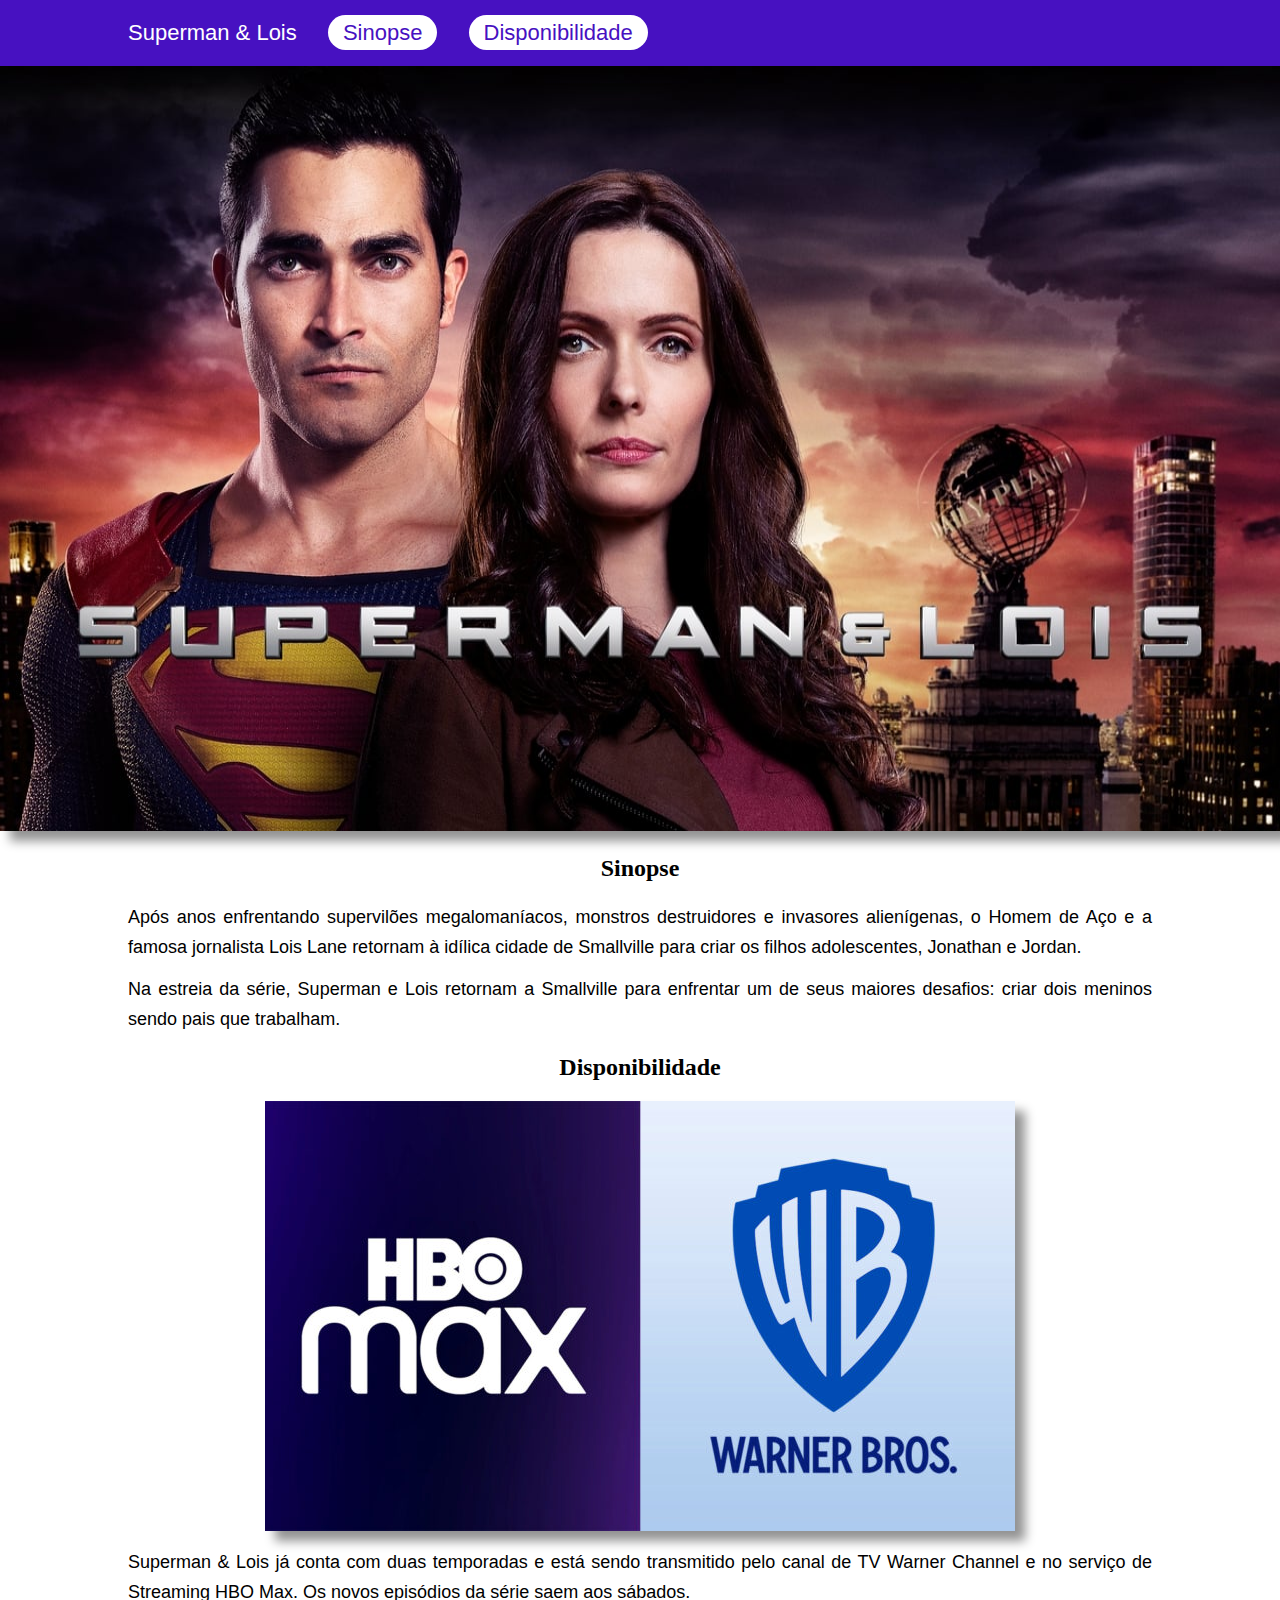
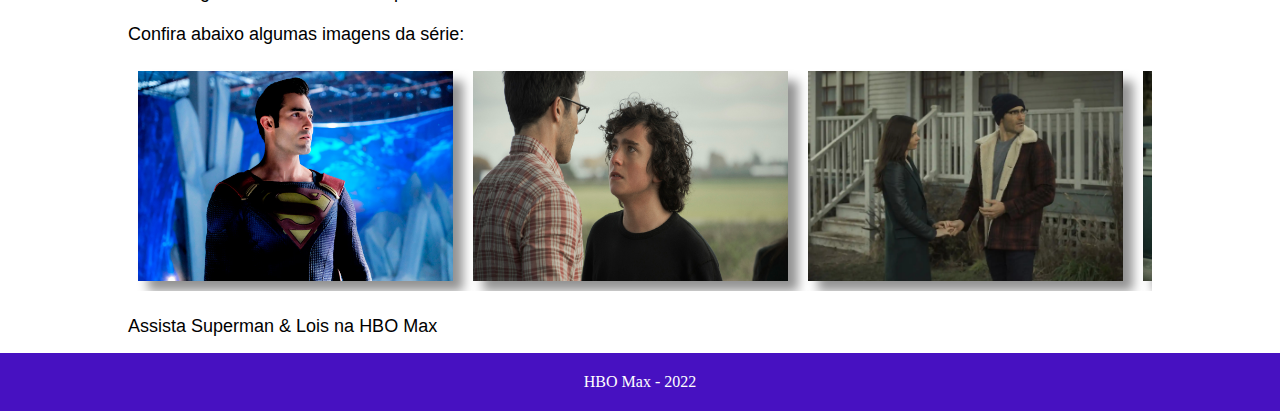
<file: Aula9-SiteSuperman/index.html>
<!DOCTYPE html>
<html lang="en">
<head>
    <meta charset="UTF-8">
    <meta http-equiv="X-UA-Compatible" content="IE=edge">
    <meta name="viewport" content="width=device-width, initial-scale=1.0">
    <link rel="stylesheet" href="_css/estilo.css">
    <title>Superman & Lois</title>
</head>
<body>
    <div class="cabecalho">
        <div>
            Superman & Lois
            <span>
                <a class="link-1" href="#sinopse">Sinopse</a>
                <a class="link-1" href="#disponibilidade">Disponibilidade</a>
            </span>
        </div>
      </div>
    <img class="capa" src="_imagens/capa.jpg" alt="">
    <div class="secao">
        <h2 id="sinopse">Sinopse</h2>
        <p>
            Após anos enfrentando supervilões megalomaníacos, monstros destruidores e invasores alienígenas, o Homem de Aço e a famosa jornalista Lois Lane retornam à idílica cidade de Smallville para criar os filhos adolescentes, Jonathan e Jordan.
        </p>
        <p>
            Na estreia da série, Superman e Lois retornam a Smallville para enfrentar um de seus maiores desafios: criar dois meninos sendo pais que trabalham.
        </p>
    </div>
    <div class="secao-2">
        <h2 id="disponibilidade">Disponibilidade</h2>
        <img src="_imagens/tv.jpg" alt="Logo HBO Max e Warner Bros">
        <p>
            Superman & Lois já conta com duas temporadas e está sendo transmitido pelo canal de TV Warner Channel e no serviço de Streaming HBO Max. 
            Os novos episódios da série saem aos sábados.
        </p>
        <p>
            Confira abaixo algumas imagens da série:
        </p>
        <div class="galeria">
            <img src="_imagens/1.jpg" alt="Foto Superman">
            <img src="_imagens/2.jpg" alt="Clark Kent e garoto">
            <img src="_imagens/3.jpg" alt="Clark Kent e Lois">
            <img src="_imagens/4.jpg" alt="Lois e reporter">
            <img src="_imagens/5.jpg" alt="Lois e garoto">
            <img src="_imagens/6.jpg" alt="Garoto e Reportar">
        </div>
        <p>
           Assista Superman & Lois na <a>HBO Max</a>
        </p>
    </div>

    <div class="rodape">
        HBO Max - 2022
    </div>
</body>
</html>
</file>
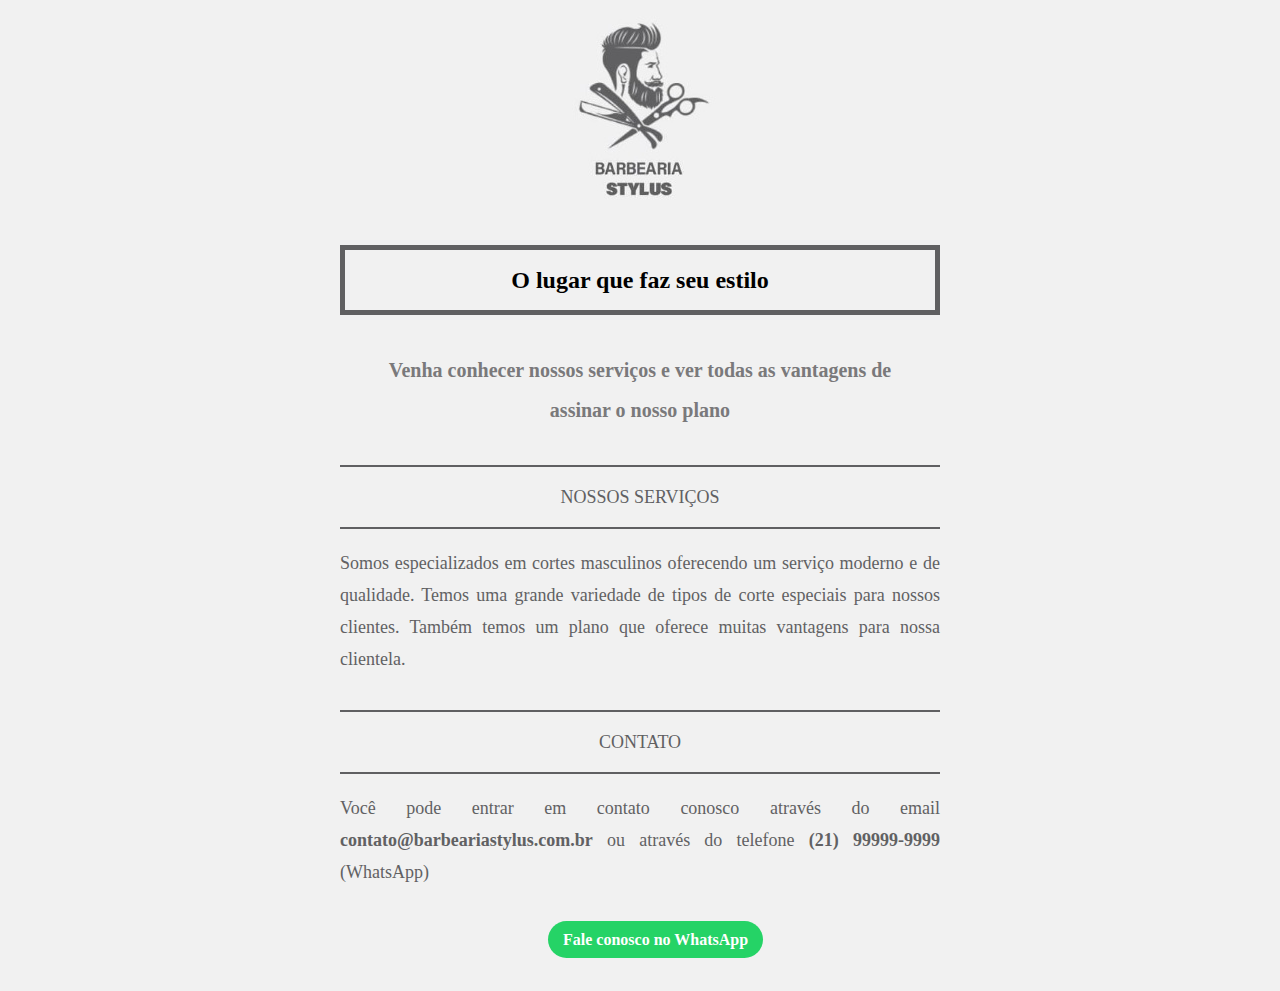
<file: Barbearia-Stylos/index.html>
<!DOCTYPE html>
<html lang="pt-br">
<head>
    <meta charset="UTF-8">
    <meta http-equiv="X-UA-Compatible" content="IE=edge">
    <meta name="viewport" content="width=device-width, initial-scale=1.0">
    <title>Document</title>
    <link rel="stylesheet" href="estilo.css">
</head>
<body>
 <div id="cabecalho">
    <img src="logotipo.jpg" alt="Logo tipo da barbearia">
   <h1>O lugar que faz seu estilo</h1>

<h2>Venha conhecer nossos serviços e ver todas as vantagens de assinar o nosso plano</h2>
 
 </div>
<div>
 <h3>NOSSOS SERVIÇOS</h3>


<p> Somos especializados em cortes masculinos oferecendo um serviço moderno e de qualidade. Temos uma grande variedade de tipos de corte especiais para nossos clientes. Também temos um plano que oferece muitas vantagens para nossa clientela.</p>
</div>

<div>
<h3> CONTATO </h3>


<p>Você pode entrar em contato conosco através do email <span>contato@barbeariastylus.com.br</span> ou através do telefone <span>(21) 99999-9999</span> (WhatsApp) </p>

</div>


<p><a id="wtt" href="https://api.whatsapp.com/send?phone=999999999&text=Send20%a20%quote">Fale conosco no WhatsApp</a><p>



</footer>
</body>
</html>
</file>
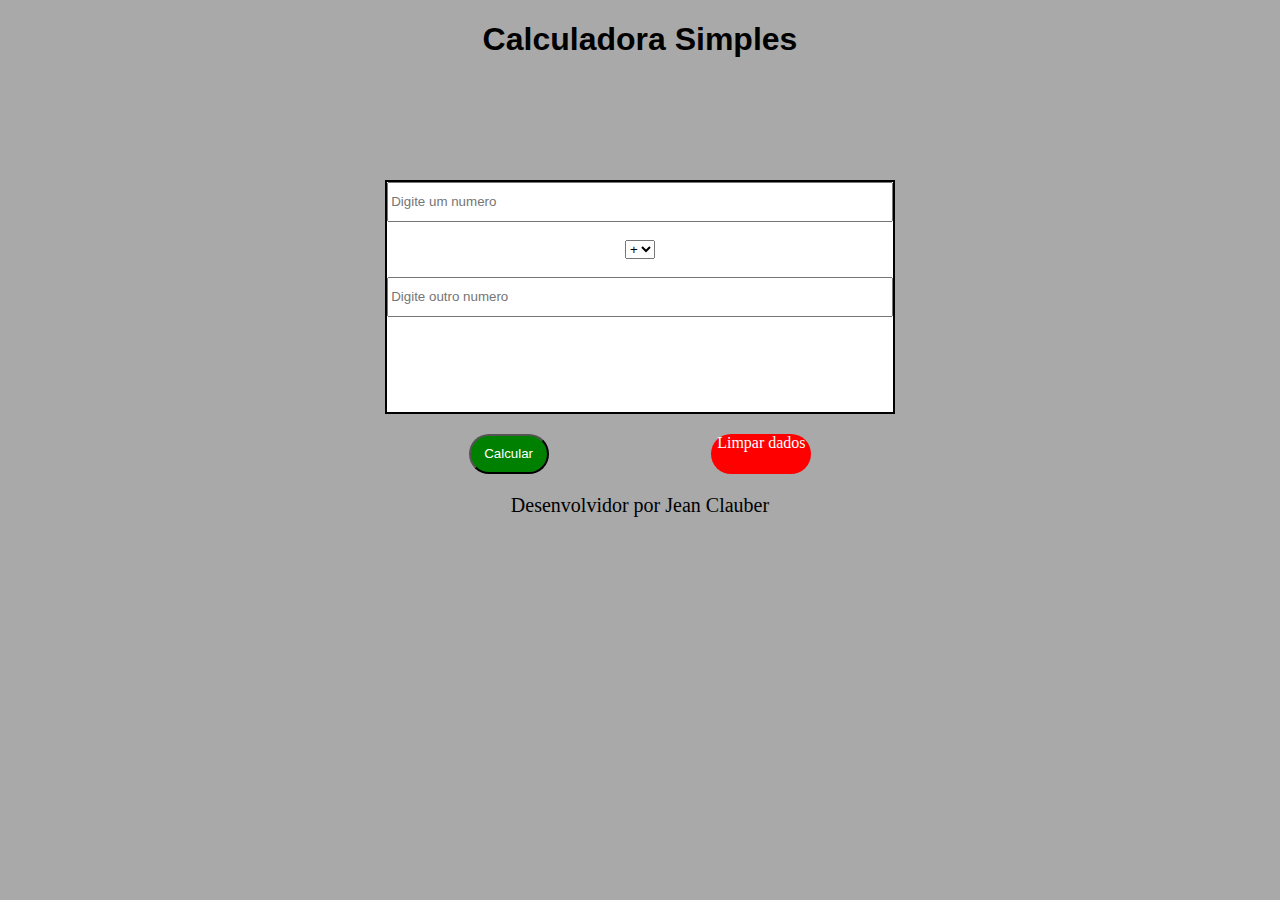
<file: Calculadora/index.html>
<!DOCTYPE html>
<html lang="pt-br ">
<head>
    <meta charset="UTF-8">
    <meta http-equiv="X-UA-Compatible" content="IE=edge">
    <meta name="viewport" content="width=device-width, initial-scale=1.0">
    <link rel="stylesheet" href="_css/_estilo.CSS">
    <title>Calculadora</title>
</head>
<body>
    <header>
        <h1>Calculadora Simples</h1>
    </header>
    <main>
        <div id="container" action="">
            <input type="number" id="n1" placeholder="Digite um numero"><br/><br/>
            <select name="" id="selector">
                <option value="+"> + </option>
                <option value="-"> - </option>
                <option value="*"> x </option>
                <option value="/"> / </option>
            </select><br/><br/>
            <input type="number" id="n2" placeholder="Digite outro numero"><br/><br/>
            <h3 id="Resultado"></h3>
        </div> 
        <div class="botoes">
            <button class="calcular" onclick="calcular()">Calcular</button>
            <a href="index.html" class="limpar" type="reset">Limpar dados</a>
        </div>
    </main>
    <footer>
        <p>Desenvolvidor por <a href="https://github.com/JeanClauber" target="_blank">Jean Clauber</a></p>
    </footer>
<script src="./_scripts/script.js"></script>
</body>
</html>
</file>
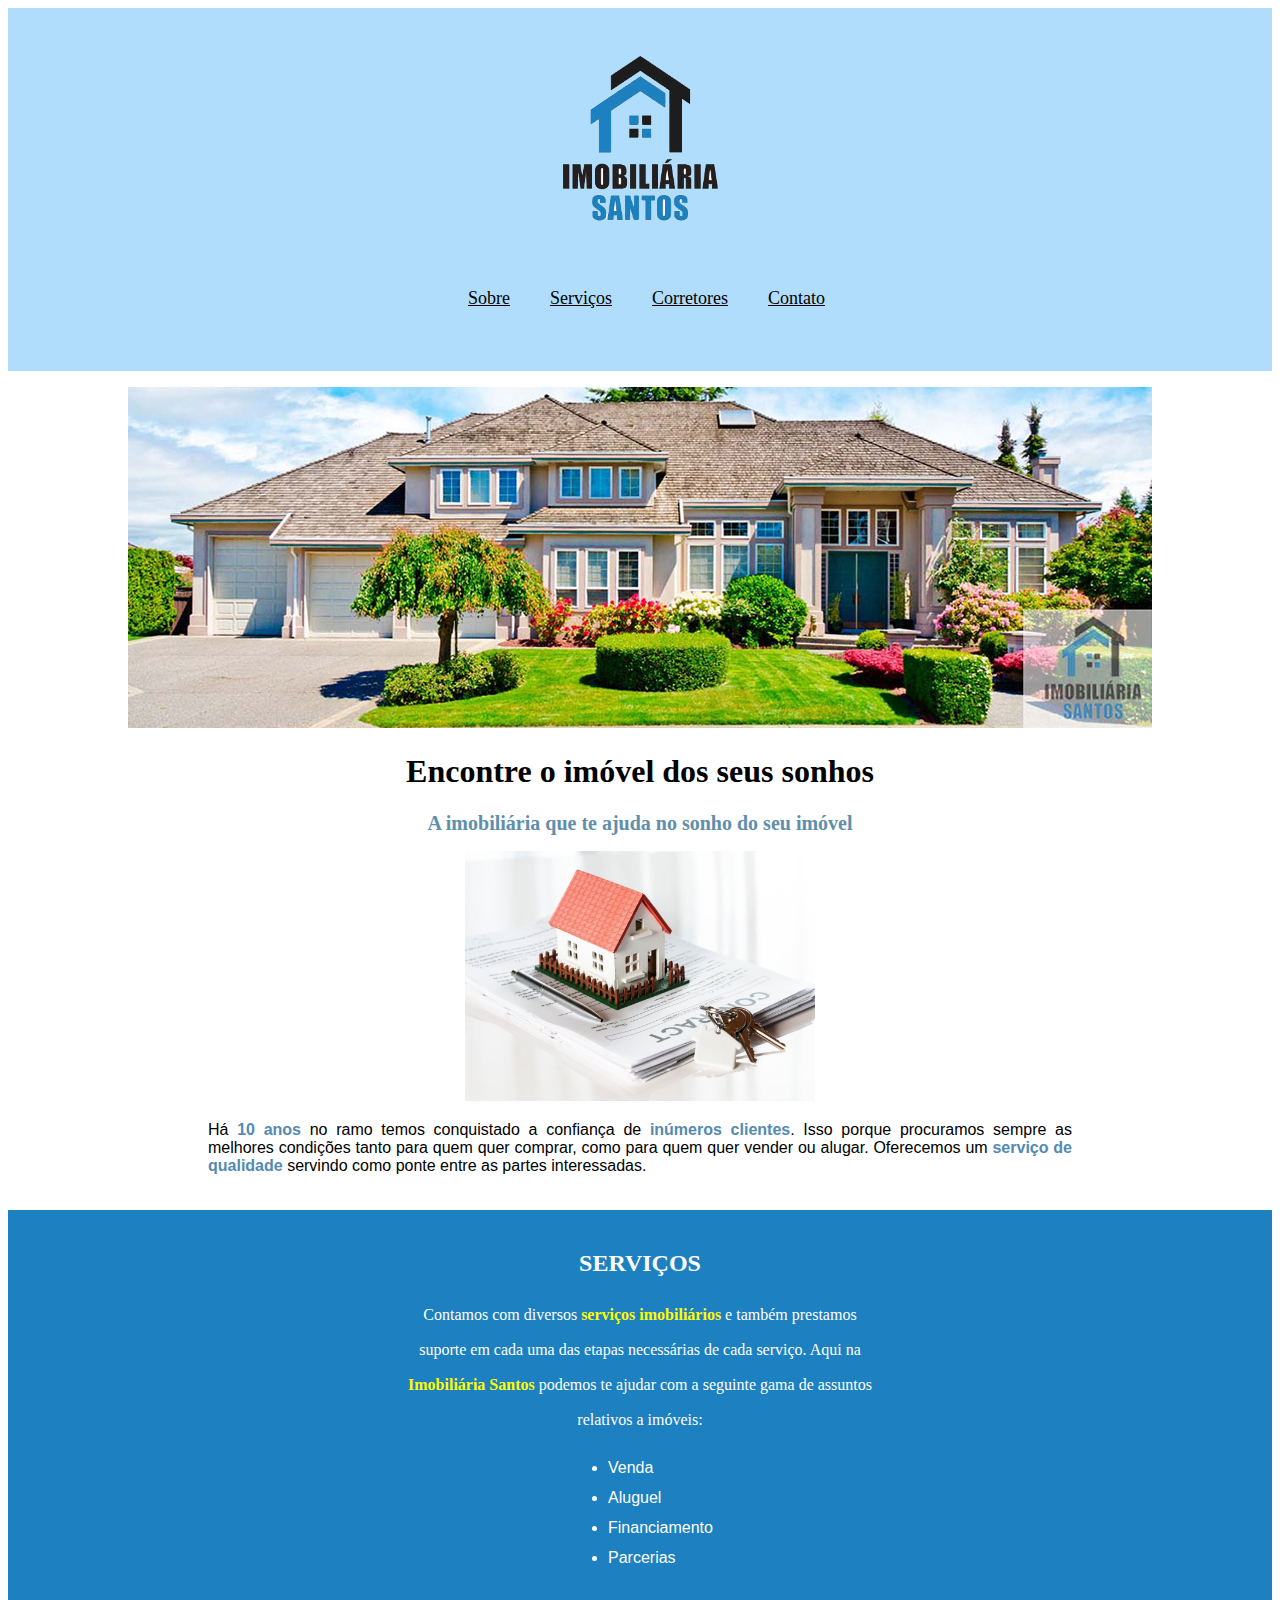
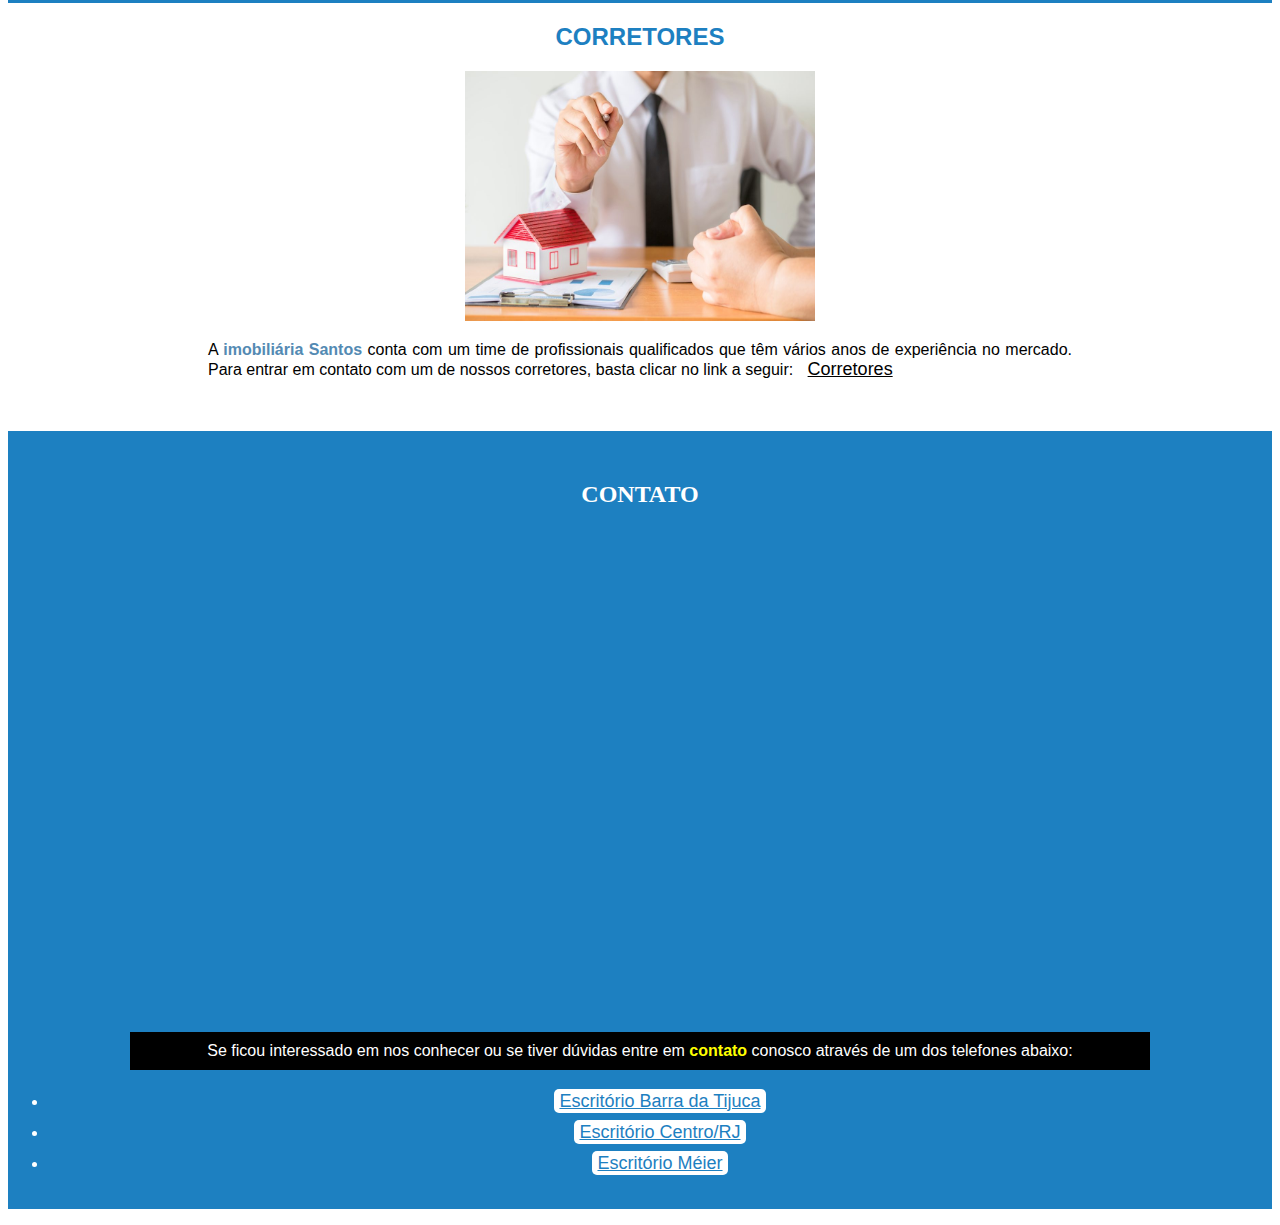
<file: fontes_imobiliaria/index.html>
<!DOCTYPE html>
<html lang="pt-br">
<head>
    <meta charset="UTF-8">
    <meta http-equiv="X-UA-Compatible" content="IE=edge">
    <meta name="viewport" content="width=device-width, initial-scale=1.0">
    <title>Imobiliária Santos</title>
    <link rel="stylesheet" href="_css/estilo.css">
</head>
<body>
    <header>
        <img class="logo" src="_imagens/logo.png" alt="Logo da empresa">
        <ul class="lista-1" type="none">
            <p><a href="#sobre"><li>Sobre</li></a></p>
            <p><a href="#servicos"><li>Serviços</li></a></p>
            <p><a href="#corretores"><li>Corretores</li></a></p>
            <p><a href="#contato"><li>Contato</li></a></p>
        </ul>
    </header>
    <div id="sobre">
        <img src="_imagens/banner.jpg" alt="banner casa grande">
        
        <h1>Encontre o imóvel dos seus sonhos</h1>
        <h2 class="h2azul">A imobiliária que te ajuda no sonho do seu imóvel</h2>
        
        <img class="foto-ilustrativa" src="_imagens/imovel-assinatura.jpg" alt="Foto de um corretor" alt="Foto com contrato">
        
        <p>Há <span class="destaque-azul">10 anos</span> no ramo temos conquistado a confiança de <span class="destaque-azul">inúmeros clientes</span>. Isso porque procuramos sempre as melhores condições tanto para quem quer comprar, como para quem quer vender ou alugar. Oferecemos um <span class="destaque-azul">serviço de qualidade</span> servindo como ponte entre as partes interessadas.</p>
    </div>

    <div id="servicos"> 
        <h2>SERVIÇOS</h2>
        <p> Contamos com diversos <span class="destaque-amarelo">serviços imobiliários</span> e também prestamos suporte em cada uma das etapas necessárias de cada serviço. Aqui na <span class="destaque-amarelo">Imobiliária Santos</span>  podemos te ajudar com a seguinte gama de assuntos relativos a imóveis:</p>
    
        <ul class="lista-2">
            <li>Venda</li>
            <li>Aluguel</li>
            <li>Financiamento</li>
            <li>Parcerias</li>
        </ul>
    </div>
    <div id="corretores">
        <h2 >CORRETORES</h2>
        <img class="foto-ilustrativa" src="_imagens/corretores.jpg" alt="Foto de um corretor">
        <p>
            A <span class="destaque-azul">imobiliária Santos</span> conta com um time de profissionais qualificados que têm vários anos de experiência no mercado. Para entrar em contato com um de nossos corretores, basta clicar no link a seguir: <a>Corretores</a>
        </p>
    </div>
    <div id="contato">
        <h2 >CONTATO</h2>
        <iframe src="https://www.google.com/maps/embed?pb=!1m18!1m12!1m3!1d3673.116680118182!2d-43.36308168503287!3d-22.982736484973287!2m3!1f0!2f0!3f0!3m2!1i1024!2i768!4f13.1!3m3!1m2!1s0x9bda2ed54ec2e1%3A0x4431d262cad1d163!2sAv.%20Ayrton%20Senna%2C%203000%20-%20Barra%20da%20Tijuca%2C%20Rio%20de%20Janeiro%20-%20RJ%2C%2022775-904!5e0!3m2!1spt-BR!2sbr!4v1656958261907!5m2!1spt-BR!2sbr" width="700" height="450" style="border:0;" allowfullscreen="" loading="lazy" referrerpolicy="no-referrer-when-downgrade"></iframe>
        <p class="ctt">Se ficou interessado em nos conhecer ou se tiver dúvidas entre em <span class="destaque-amarelo">contato</span> conosco através de um dos telefones abaixo:</p>
        <ul class="lista-3" >
           <li><a class="linkfinal" href="mailto:officebarra@email.com">Escritório Barra da Tijuca</a></li>

           <li> <a class="linkfinal" href="mailto:officecentro@email.com">Escritório Centro/RJ</a></li>

           <li><a class="linkfinal" href="mailto:officemeier@email.com">Escritório Méier</a></li>
        </ul>
    </div>

</body>
</html>
</file>
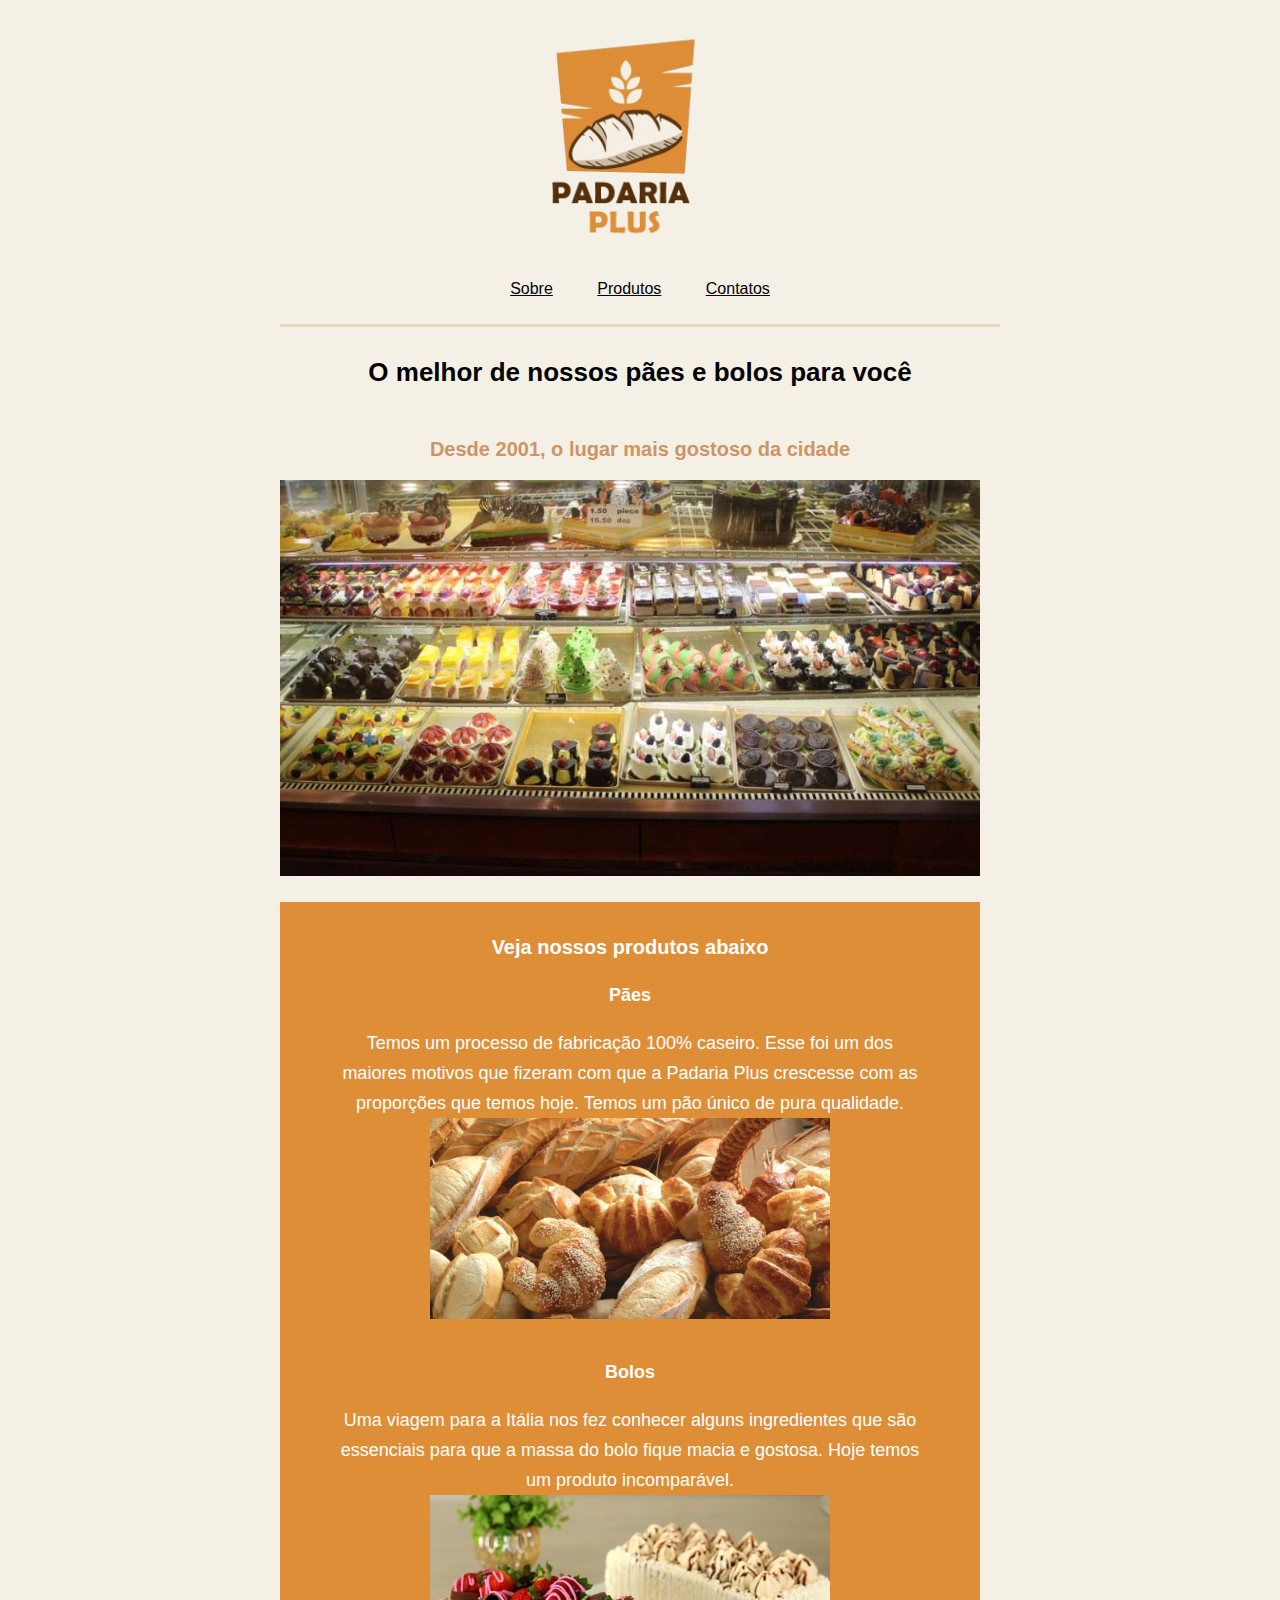
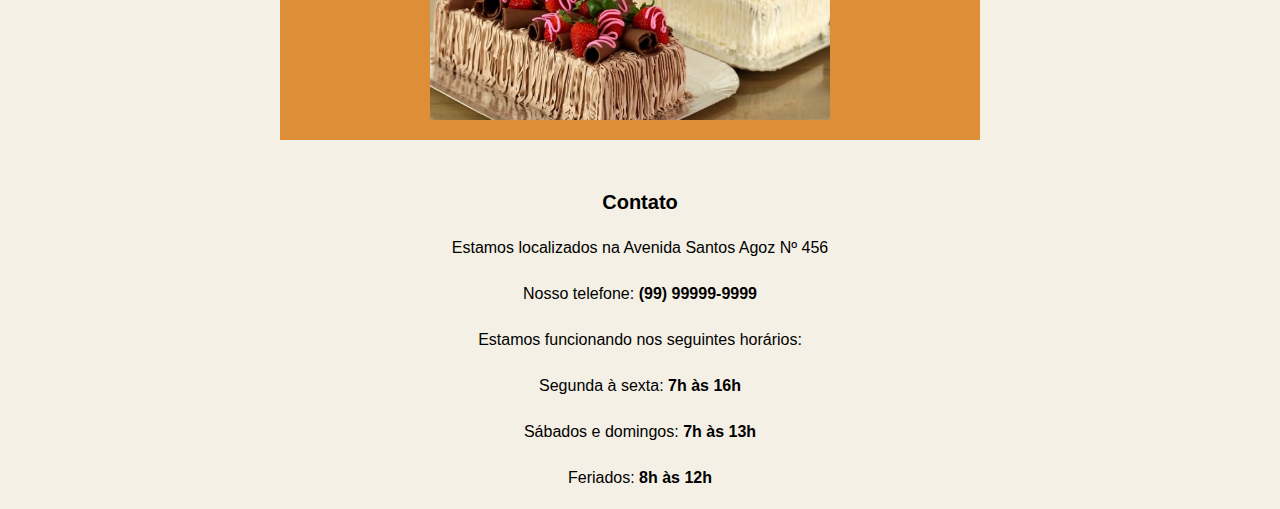
<file: padariaplus/index.html>
<!DOCTYPE html>
<html lang="pt-br">
<head>
    <meta charset="UTF-8">
    <meta http-equiv="X-UA-Compatible" content="IE=edge">
    <meta name="viewport" content="width=device-width, initial-scale=1.0">
    <title>Padaria Flex</title>
    <link rel="stylesheet" href="estilo.css">
</head>
<body>
    <div id="secao_1">
        <img class="logo" src="_imagens/logo.png" alt="Logo da empresa">
        <p class="links">
            <a href="#sobre">Sobre</a>
            <a href="#produtos">Produtos</a>
            <a href="#contatos">Contatos</a>
        </p>
    </div>

    <div>
    <h1>O melhor de nossos pães e bolos para você</h1> 
    
    <h2 class="since">Desde 2001, o lugar mais gostoso da cidade</h2>
    <img class="banner" src="_imagens/produtos-padaria.jpg" alt="Produtos da padaria">
    </div>

    <div id="produtos">
    <h2>Veja nossos produtos abaixo</h2>
    
    <h3 class="sub">Pães</h4>
    <p class="paragrafos">
    Temos um processo de fabricação 100% caseiro. Esse foi um dos maiores motivos que fizeram com que a Padaria Plus crescesse com as proporções que temos hoje. Temos um pão único de pura qualidade.</p>

    <img class="paes" src="_imagens/paes.jpg" alt="Imagem com pães variados">

    <h3 class="sub">Bolos</h3>
    <p class="paragrafos">
    Uma viagem para a Itália nos fez conhecer alguns ingredientes que são essenciais para que a massa do bolo fique macia e gostosa. Hoje temos um produto incomparável.</p>   
    <img class="bolos" src="_imagens/bolos.jpg" alt="Imagem com bolos variados">
    </div>
    

    <div id="contatos"> 
    <h2 class="ctt">Contato</h2>

    <p>
    Estamos localizados na Avenida Santos Agoz Nº 456
    </p>
    <p>
    Nosso telefone: <span>(99) 99999-9999</span> 
    </p>
    <p>
    Estamos funcionando nos seguintes horários:
    </p>
    <p>
    Segunda à sexta: <span>7h às 16h</span> 
    </p>
    <p>
    Sábados e domingos: <span>7h às 13h</span> 
    </p>
    <p>
    Feriados: <span>8h às 12h</span> 
    </p>
    </div>
</body>
</html>
</file>
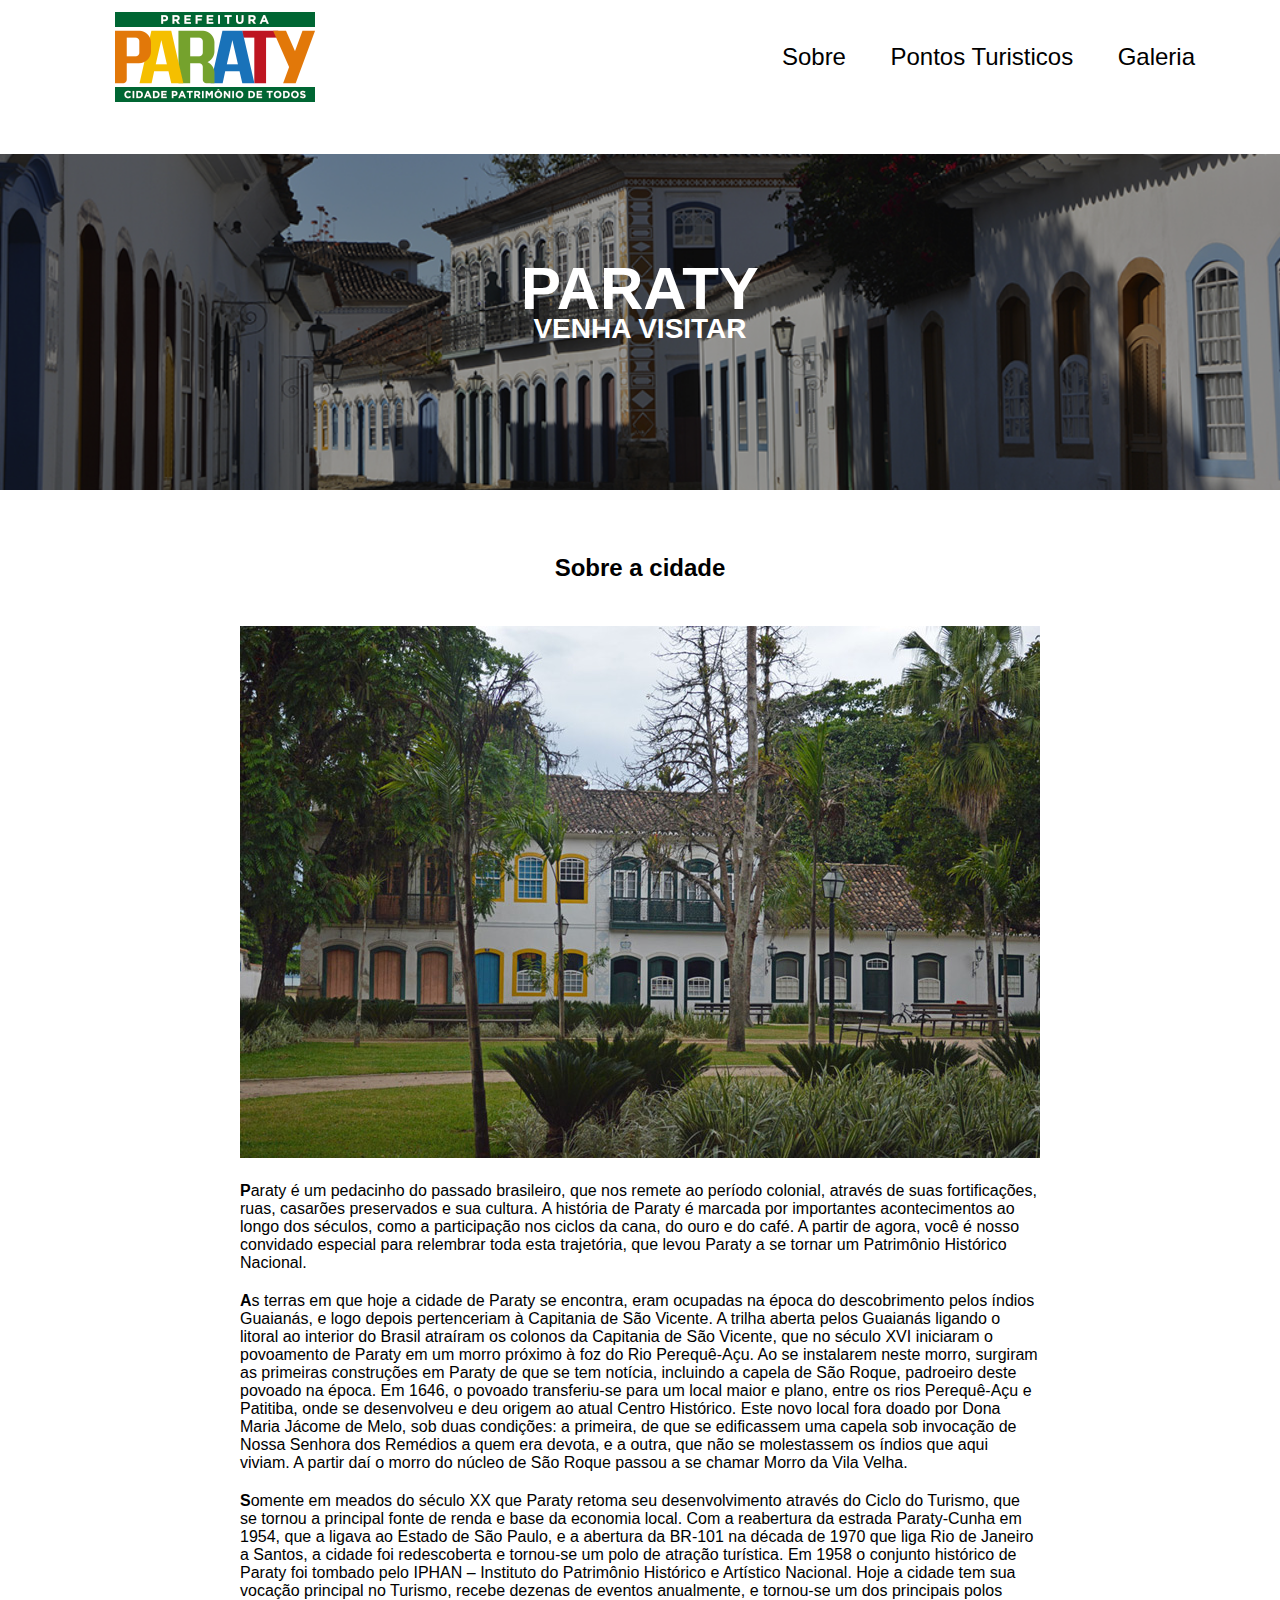
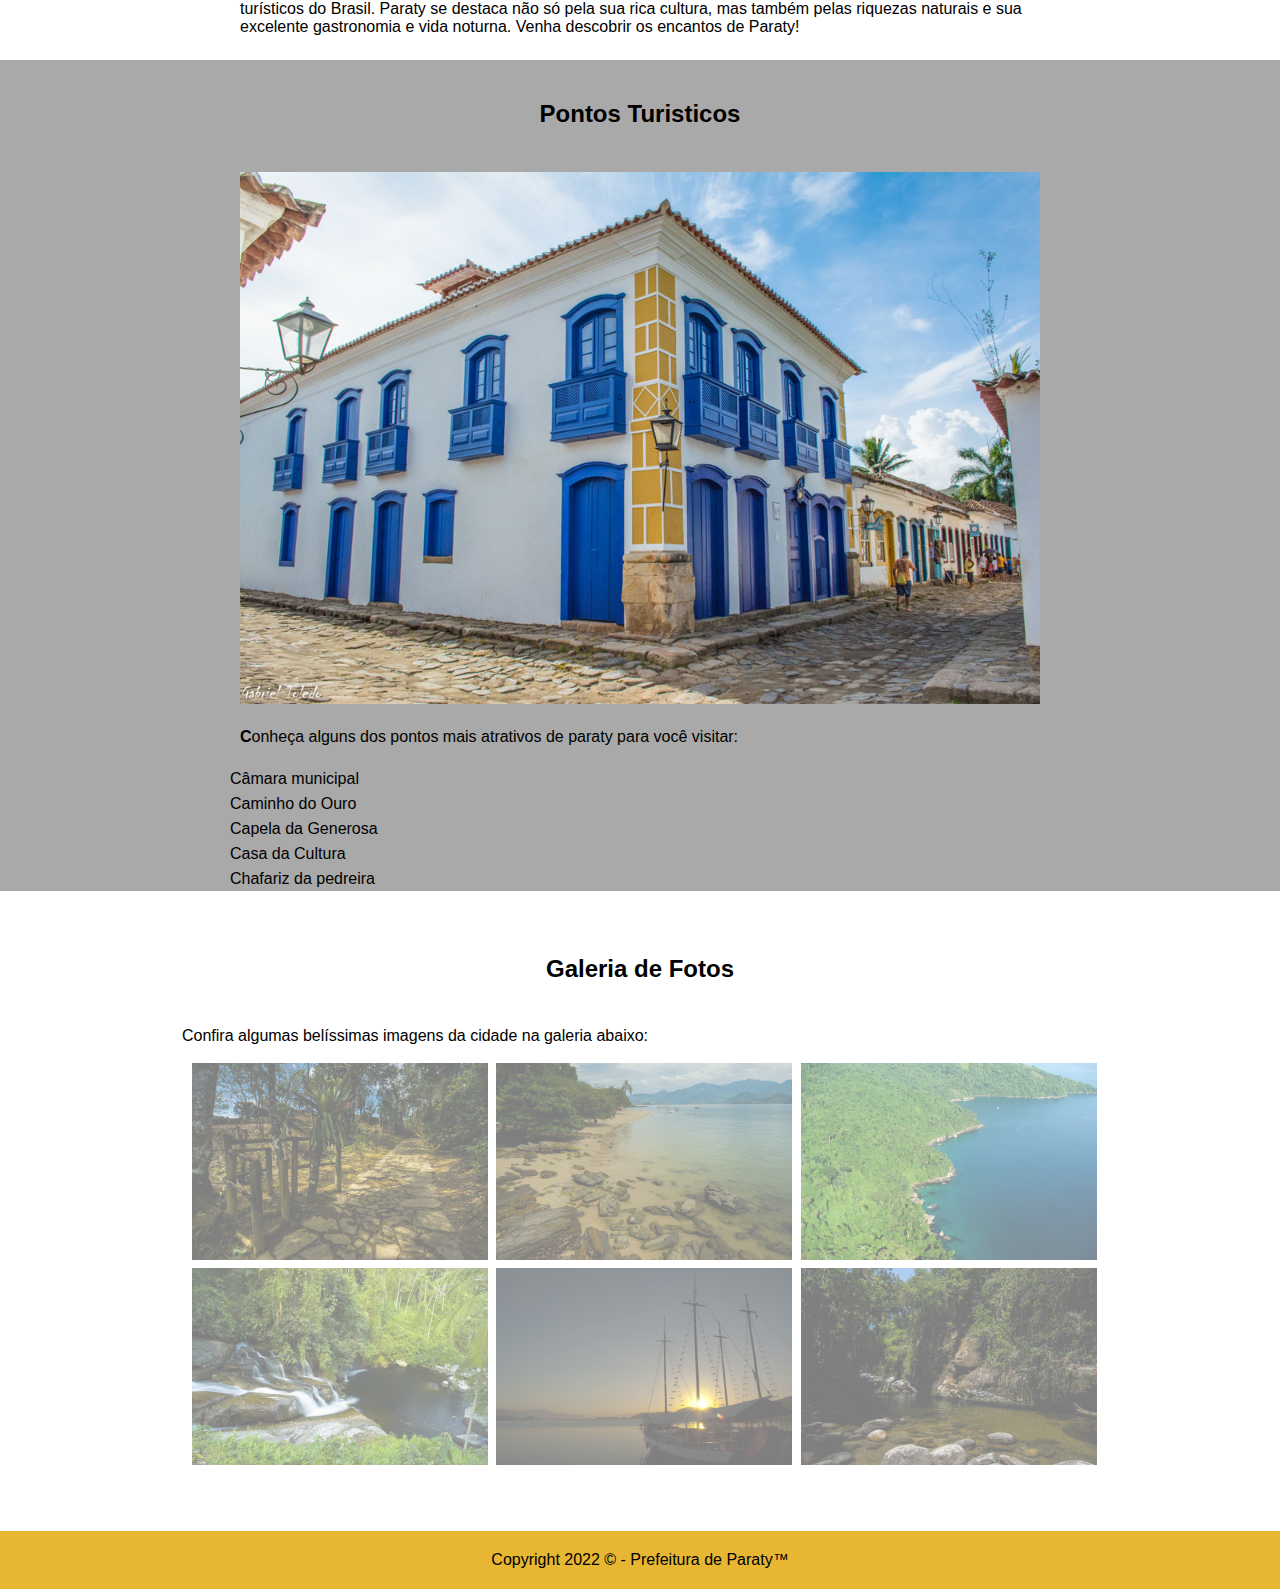
<file: Paraty/index.html>
<!DOCTYPE html>
<html lang="en">
<head>
    <meta charset="UTF-8">
    <meta http-equiv="X-UA-Compatible" content="IE=edge">
    <meta name="viewport" content="width=device-width, initial-scale=1.0">
    <link rel="stylesheet" href="_css/estilo.css">
    <title>Paraty</title>
</head>
<body>
    <header>
        <div>
            <img src="_imagens/logo.png" alt="Logotipo do parque" class="logo">
                <nav>
                    <a href="#sobre">Sobre</a>
                    <a href="#p-turisticos">Pontos Turisticos</a>
                    <a href="#galeria">Galeria</a>
                </nav>
        </div>
    </header>
    <main>
        <section class="bg-topo">
            <div class="titulo-1">
                <h1>PARATY</h1>
                <h2>VENHA VISITAR</h2>
            </div>
        </section>
        <section id="sobre">
            <div class="conteudo">
                <h3> Sobre a cidade</h3>
                    <div class="fotos-cidade">
                        <img src="_imagens/Praca-Matriz.jpg" alt="Foto da Praça Matriz">
                    </div>
                        <p>
                            Paraty é um pedacinho do passado brasileiro, que nos remete ao período colonial, através de suas fortificações, ruas, casarões preservados e sua cultura. A história de Paraty é marcada por importantes acontecimentos ao longo dos séculos, como a participação nos ciclos da cana, do ouro e do café. A partir de agora, você é nosso convidado especial para relembrar toda esta trajetória, que levou Paraty a se tornar um Patrimônio Histórico Nacional.</p>
                        
                        <p>
                            As terras em que hoje a cidade de Paraty se encontra, eram ocupadas na época do descobrimento pelos índios Guaianás, e logo depois pertenceriam à Capitania de São Vicente. A trilha aberta pelos Guaianás ligando o litoral ao interior do Brasil atraíram os colonos da Capitania de São Vicente, que no século XVI iniciaram o povoamento de Paraty em um morro próximo à foz do Rio Perequê-Açu. Ao se instalarem neste morro, surgiram as primeiras construções em Paraty de que se tem notícia, incluindo a capela de São Roque, padroeiro deste povoado na época. Em 1646, o povoado transferiu-se para um local maior e plano, entre os rios Perequê-Açu e Patitiba, onde se desenvolveu e deu origem ao atual Centro Histórico. Este novo local fora doado por Dona Maria Jácome de Melo, sob duas condições: a primeira, de que se edificassem uma capela sob invocação de Nossa Senhora dos Remédios a quem era devota, e a outra, que não se molestassem os índios que aqui viviam. A partir daí o morro do núcleo de São Roque passou a se chamar Morro da Vila Velha.</p>

                        <p>
                            Somente em meados do século XX que Paraty retoma seu desenvolvimento através do Ciclo do Turismo, que se tornou a principal fonte de renda e base da economia local. Com a reabertura da estrada Paraty-Cunha em 1954, que a ligava ao Estado de São Paulo, e a abertura da BR-101 na década de 1970 que liga Rio de Janeiro a Santos, a cidade foi redescoberta e tornou-se um polo de atração turística. Em 1958 o conjunto histórico de Paraty foi tombado pelo IPHAN – Instituto do Patrimônio Histórico e Artístico Nacional. Hoje a cidade tem sua vocação principal no Turismo, recebe dezenas de eventos anualmente, e tornou-se um dos principais polos turísticos do Brasil. Paraty se destaca não só pela sua rica cultura, mas também pelas riquezas naturais e sua excelente gastronomia e vida noturna. Venha descobrir os encantos de Paraty!
                        </p>
            </div>
        </section>

        <section id="p-turisticos">
            <div class="conteudo">
                <h3>Pontos Turisticos</h3>
                    <div class="fotos-cidade">
                        <img src="_imagens/Casa-da-Cultura.jpg" alt="Foto da casa da cultura">
                            <div class="lista">
                                <p>Conheça alguns dos pontos mais atrativos de paraty para você visitar:</p>
                                    <ul>
                                        <li>Câmara municipal</li>
                                        <li>Caminho do Ouro</li>
                                        <li>Capela da Generosa</li>
                                        <li>Casa da Cultura</li>
                                        <li>Chafariz da pedreira</li>
                                    </ul>
                            </div>
                </div>
        </section>
        <section id="galeria">
            <div>
                <div class="titulo-e-p">
                    <h3>Galeria de Fotos</h3>
                    <p>Confira algumas belíssimas imagens da cidade na galeria abaixo:</p>
                </div>
                <div class="imagens">
                    <img src="_imagens/Caminho-do-Ouro.jpg" alt="">
                    <img src="_imagens/Ilha-do-Cedro.jpg" alt="">
                    <img src="_imagens/Lagoa-Azul.jpg" alt="">
                    <img src="_imagens/Cachoeira.jpg" alt="">
                    <img src="_imagens/Cais.jpg" alt="">
                    <img src="_imagens/Poco-Ingleses.jpg" alt="">
                </div>
            </div>
        </section>
    </main>
    <footer>
        <div>
            Copyright 2022 © - Prefeitura de Paraty™
        </div>
    </footer>
</body>
</html>
</file>
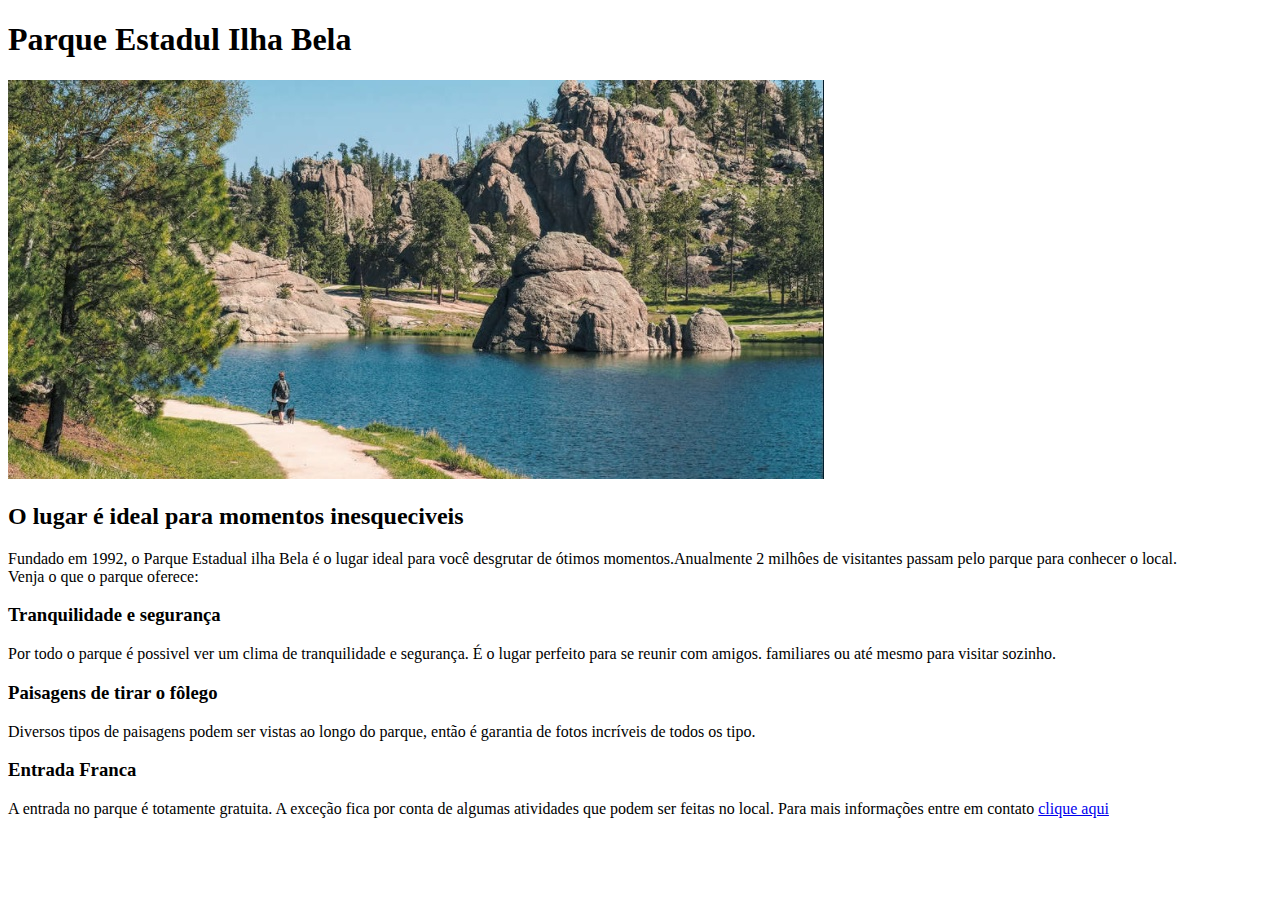
<file: parque-estadual/index.html>
<!DOCTYPE html>
<html lang="pt-br">
<head>
    <meta charset="UTF-8">
    <meta http-equiv="X-UA-Compatible" content="IE=edge">
    <meta name="viewport" content="width=device-width, initial-scale=1.0">
    <title>Parque Estadual Ilha Bela</title>
    <link rel="stylesheet" href="estilo.css
    "> 
</head>
<body>
    <h1>Parque Estadul Ilha Bela</h1>
        <img src="parque-ilha-bela.jpg" alt="Foto do Parque ilha bela">

        <div>
            <h2>O lugar é ideal para momentos inesqueciveis</h2>
                <p>Fundado em 1992, o Parque Estadual ilha Bela é o lugar ideal para você desgrutar de ótimos momentos.Anualmente 2 milhôes de visitantes passam pelo parque para conhecer o local. <br/>
                Venja o que o parque oferece:</p>
        </div>

        <div>
            <h3>Tranquilidade e segurança</h3>
                <p>Por todo o parque é possivel ver um clima de tranquilidade e segurança. É o lugar perfeito para se reunir com amigos. familiares ou até mesmo para visitar sozinho.</p>
        </div>
        <div>
            <h3>Paisagens de tirar o fôlego</h3>
                <p>Diversos tipos de paisagens podem ser vistas ao longo do parque, então é garantia de fotos incríveis de todos os tipo.</p>
        </div>
        <div>
            <h3>Entrada Franca</h3>
                <p>A entrada no parque é totamente gratuita. A exceção fica por conta de algumas atividades que podem ser feitas no local. Para mais informações entre em contato <a href="https://www.ilhabela.com.br/parque-estadual-de-ilhabela/">clique aqui</a></p>
        </div>
</body>
</html>
</file>
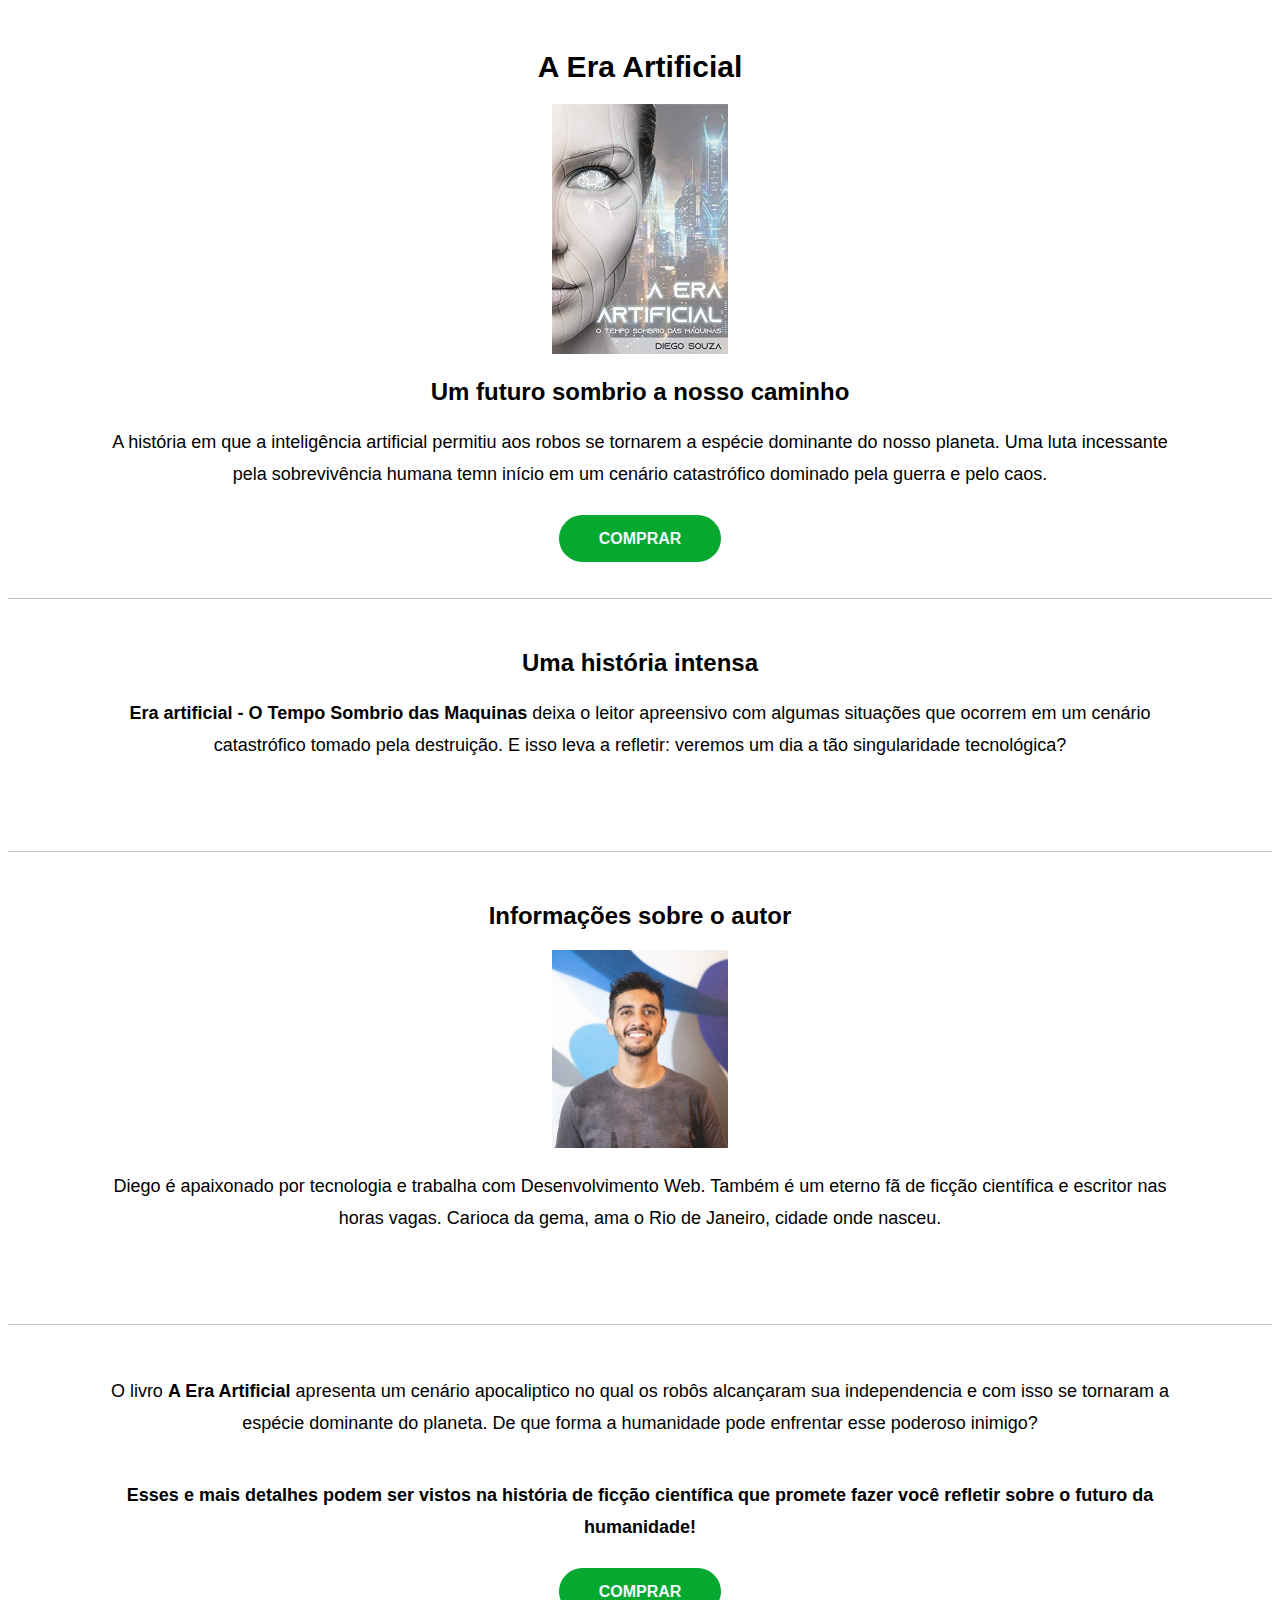
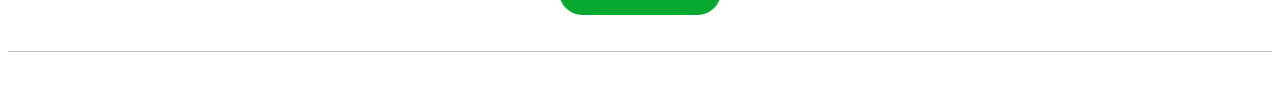
<file: Projeto03/index.html>
<!DOCTYPE html>
<html lang="pt-br">
<head>
    <meta charset="UTF-8">
    <meta http-equiv="X-UA-Compatible" content="IE=edge">
    <meta name="viewport" content="width=device-width, initial-scale=1.0">
    <link rel="stylesheet" href="estilo.css">
    <title>Document</title>
</head>
<body>
    <div>
        <h1>A Era Artificial</h1>
        <img src="capa-livro.jpg" alt="Capa do livro">

        <h2>Um futuro sombrio a nosso caminho</h2>
        <p>A história em que a inteligência artificial permitiu aos robos se tornarem a espécie dominante do nosso planeta. Uma luta incessante pela sobrevivência humana temn início em um cenário catastrófico dominado pela guerra e pelo caos.</p>

        <a href="https://www.amazon.com.br/Era-Artificial-tempo-sombrio-máquinas-ebook/dp/B07VFF5368" target="_blank">COMPRAR</a>

    </div>

    <div>
        <h2>Uma história intensa</h2>            
        <p><span>Era artificial - O Tempo Sombrio das Maquinas</span> deixa o leitor apreensivo com algumas situações que ocorrem em um cenário catastrófico tomado pela destruição. E isso leva a refletir: veremos um dia a tão singularidade tecnológica?
        </p>        
    </div>

    <div>
        <h2>Informações sobre o autor</h2>
        <img id="aut" src="autor.jpg" alt="">
        <p>Diego é apaixonado por tecnologia e trabalha com Desenvolvimento Web. Também é um eterno fã de ficção científica e escritor nas horas vagas. Carioca da gema, ama o Rio de Janeiro, cidade onde nasceu.</p>
    </div>

    <div>
        <p>O livro <span>A Era Artificial</span> apresenta um cenário apocaliptico no qual os robôs alcançaram sua independencia e com isso se tornaram a espécie dominante do planeta. De que forma a humanidade pode enfrentar esse poderoso inimigo?</p>
        
        <p id="ult">Esses e mais detalhes podem ser vistos na história de ficção científica que promete fazer você refletir sobre o futuro da humanidade!</p>
       
    <a href="https://www.amazon.com.br/Era-Artificial-tempo-sombrio-máquinas-ebook/dp/B07VFF5368" target="_blank">COMPRAR</a>
</div>
</body>
</html>
</file>
<file: Aula9-SiteSuperman/_css/estilo.css>
body {
    margin: 0;
}

.cabecalho div {
    width: 100%;
    max-width: 1024px;
    margin: 0 auto;
}

.cabecalho{
    width: 100%;
    font-size: 22px;
    font-family: sans-serif;
    padding: 20px 0;
    background-color: #4711c1;
    color: #fff;
}

.link-1 {
    color: #4711c1;
    text-decoration: none;
    background-color: white;
    border-radius: 30px;
    padding: 5px 15px;
    margin-left: 25px;
}

.capa {

    width: 100%;
    height: 85vh;
}

.secao , .secao-2 , .galeria{
    width: 100%;
    width: 1024px;
    margin: 0 auto;
    text-align: center;
}

.secao p , .secao-2 p{
    line-height: 30px;
    font-size: 18px;
    font-family: sans-serif;
    margin: 12px 0;
    text-align: justify;
}

.galeria {
    display: flex;
    overflow-x: scroll;
    margin: 0 auto 20px auto;
}

.galeria img {
    width: 315px;
    margin: 10px;
}

img {
    box-shadow: 10px 10px 10px #939393;
}

.rodape {
    width: 100%;
    background-color: #4711c1;
    text-align: center;
    padding: 20px 0;
    color: white;
}
</file>
<file: Barbearia-Stylos/estilo.css>
@charset "utf-8";

body {
    background-color: #f1f1f1;
}

img {
    size: 190px;
}

div {
    margin: 0 auto;
    text-align: center;
    width: 600px;

    line-height: 40px;
}

h1 {    
    padding: 10px;
    font-family: tahoma;
    border: 5px solid #606062;
    font-size: 24px;
    font-family: #606062;
}

h2 {
    font-family: Verdana;
    color: #7a797b;
    font-size: 20px;    
    margin: 35px 20px;
}

h3 {
    padding: 10px 0;
    border-bottom: 2px solid #606062;
    border-top: 2px solid #606062;
    font-family: Verdana;
    font-weight: normal;
    font-size: 18px;
    color: #606062;
    margin-bottom: 2 solid #606062;    
}

p {
    text-align: justify ;
    font-family: verdana;
    line-height: 32px;
    font-size: 18px;
    margin-bottom: 35px;
    color: #616163;
    
}

a {
    background-color: #25D366;
    text-align: center;
    margin-top: 15px;
    margin-left: 540px;
    color: white;
    padding: 10px 15px;
    border-radius: 25px;
    text-decoration: none;
    font-size: 16px;
    font-family: Verdana;
    font-weight: bold;
}

span {
    font-weight: bold;
}
</file>
<file: Calculadora/_css/_estilo.CSS>
body {
    background-color: darkgrey;
}

header {
    text-align: center;
}

main {
    display: flex;
    text-align: center;
    align-items: center;
    flex-direction: column;
    width: 100%;
    position: relative;
    top: 100px;
}

h1, h3 {
    font-family: sans-serif;
    font-weight: bolder;
}

input, button {
    width: 100%;
    height: 40px;
    box-sizing: border-box;
}

#container {
    width: 40%;
    height: 230px;
    border: 2px solid black;
    background-color: #fff;
}

.botoes {
    display: flex;
    position: relative;
    top: 20px;
    justify-content: space-around;
    width: 40%;
}

.calcular {
    background-color: green;
    color: #ffff;
    width: 80px;
    border-radius: 20px;
}

.calcular:hover {
    cursor: pointer;
    background-color: rgb(0,82,0);
}

.botoes .limpar {
    background-color: red;
    border-radius: 20px;
    width: 100px;
    text-decoration: none;
    text-align: center;
    color: #fff;
}

.limpar:hover {
    cursor: pointer;
    background-color: rgb(218, 4, 4);
}

footer {
    position: relative;
    top: 120px;
    font-size: 20px;
    text-align: center;
}

footer a {
    color: black;
    text-decoration: none;
}

footer a:hover {
    color: blue;
}
</file>
<file: fontes_imobiliaria/_css/estilo.css>
@charset "utf-8";

header {
    background-color: rgba(176,221,252,255);
    text-align: center;
}

.logo {
    width: 200px;
    height: 200px;
    padding: 30px 0px;
}

a {
    color: black;
    text-decoration: underline;
    padding: 0 10px;
    font-size: 18px;
}

.h2azul {
    color: rgba(96,143,172,255);
    font-size: 20px;
}

.lista-1 {
    display: flex;
    margin-left: 390px;
    padding-bottom: 30px;
}

.lista-2 {
    margin-left: 560px;
    text-align: left;
    padding-bottom: 30px;
    line-height: 30px;
    color: white;
    font-family: Verdana, Geneva, Tahoma, sans-serif
}

.lista-3 {
    text-align: center;
    padding-bottom: 30px;
    line-height: 30px;
    color: white;
    font-family: Verdana, Geneva, Tahoma, sans-serif;
}

.foto-ilustrativa {
    width: 350px;
    height: 250px;
}

div#sobre {
    text-align: center;
}

div#sobre p{
    margin-left: 200px;
    margin-right: 200px;
    text-align: justify;
    font-size: 16px;
    font-family: Verdana, Geneva, Tahoma, sans-serif;
    padding-bottom: 15px;
}

div#servicos {
    background-color: rgba(29,128,193,255);
    text-align: center;
}

div#servicos h2 {
    color: white;
    padding-top: 40px;
}

div#servicos p{
    margin-left: 400px;
    margin-right: 400px;
    font: 18px;
    color: white;
    line-height: 35px;
}

div#corretores {
    margin-left: 200px;
    margin-right: 200px;
    text-align: center;
    font-size: 16px;
    font-family: Verdana, Geneva, Tahoma, sans-serif;
    padding-bottom: 15px;
}

div#corretores h2 {
    color: rgba(29,128,193,255);
}

div#contato h2 {
    color: white;
    padding-top: 50px;
    padding-bottom: 20px;
}

div#corretores p {
    text-align: justify;
    font-family: Verdana, Geneva, Tahoma, sans-serif;  
}

div#contato {
    background-color: rgba(29,128,193,255);
    text-align: center;
}

.destaque-azul {
    font-weight: bold;
    color: rgba(83,138,179,255)
}

.destaque-amarelo {
    color: yellow;
    font-weight: bold;
}

.ctt {
    background-color: black;
    color: white;
    padding: 10px;
    font-family: Verdana, Geneva, Tahoma, sans-serif;
    width: 1000px;
    margin: 0 auto;
}

.linkfinal {
    background-color: white;
    border-radius: 5px;
    color: rgba(29,128,193,255);
    margin: 0 auto;
    padding: 2px 5px;
}

iframe{ 
    padding-bottom: 30px;
}
</file>
<file: padariaplus/estilo.css>
@charset "utf-8";

body {
    background-color: rgba(244,240,229,255);
    margin: 0 280px;
    font-family: Tahoma, Geneva, Verdana, sans-serif;
    line-height: 30px;
}

.logo {
    width: 200px;
    margin-left: -45px;
}

.since {
    color: rgba(204,148,103,255);
    text-align: center;
}


.links a {
    margin: 0 20px;
    color: rgb(0, 0, 0);

}

.ctt {
    color: rgb(0, 0, 0);

}

.outros {
    color: rgb(255, 255, 255);
    text-align: center;
}

.banner {
    width: 700px;
}

.paes, .bolos { 
    width: 400px;
    padding-bottom: 10px;
    margin: auto 150px;
}

.since {
    font-family: Verdana, Geneva, Tahoma, sans-serif;
}

.sub {
    font-size: 18px;
    color: rgb(255, 255, 255);
    text-align: center;
}

div#secao_1 {
    margin: 20px auto; 
    width: 700px;
    text-align: center;
}

div#produtos {
    background-color: rgba(222,142,55,255);
    width: 700px;
}

div#contatos p{
    color: rgb(0, 0, 0);
    text-align: center;
    font-weight: 4;
}

h1 {
    color: rgb(0, 0, 0);
    margin: 0 auto;
    text-align: center;
    border-top: 3px solid rgba(233,215,189,255);
    font-size: 26px;
    padding-top: 30px;
}
h2 {
    text-align: center;
    font-size: 20px;
    padding-top: 30px;
    color: rgb(255, 255, 255);
}

h3 {
    font-size: 22px;
}

.paragrafos {
    color:rgb(255, 255, 255);
    text-align: center;
    margin: auto 60px ;
    font-size: 18px;
    
}

span {
    font-weight: bold;
}
</file>
<file: Paraty/_css/estilo.css>
body {
    margin: 0px;
    padding: 0px;
}

* {
    box-sizing: border-box;
    font-family: 'Poppins', sans-serif;
}

header div {
    width: 100%;
    top: -10px;
    display: flex;
    justify-content: space-between;
    align-items: center;
    padding: 10px 15px;
}

.logo {
    position: relative;
    left: 100px;
}

nav a {
    color: black;
    font-size: 24px;
    text-decoration: none;
    padding: 5px 20px;
    position: relative;
    right: 50px;
}

nav a:hover {
    background-color: green;
    border-radius: 50px;
    border: 2px solid black;
    color: #fff;
}

.bg-topo {
    background-image: url(../_imagens/bg-estacao.jpg);
    background-size: cover;
    width: 100%;
    height: 336px;
}

.bg-topo:before {
    position: absolute;
    width: 100%;
    height: 336px;
    content: '';
    background-color: rgba(0, 0, 0, .4);
}

.titulo-1 {
    display: block;
    position: relative;
    color: white;
    text-align: center;
    top: 100px;
}

.titulo-1 h1 { 
    font-size: 60px;
}

.titulo-1 h2 { 
    position: relative;
    bottom: 50px;
    font-size: 28px;
}


#sobre h3, #p-turisticos h3, #galeria h3 {
    text-align: center;
    padding: 40px 0 20px 0; 
    font-size: 24px;
}

#sobre, #p-turisticos, #galeria{  
    margin: 0 auto;
    width: 100%;
    text-align: left;
}

.fotos-cidade {
    text-align: center;
}

.fotos-cidade img{
    width: 800px;
}

#sobre p, #p-turisticos p{
    margin: 20px auto;
    width: 800px;
}

#sobre p::first-letter, #p-turisticos p::first-letter{
    font-weight: bold;
}

#p-turisticos {
    background-color: darkgray;
    background-size: cover;
}

.lista ul {
    position: relative;
    left: 190px;
    line-height: 25px;
}

.lista ul, p{
    text-align: left;
    list-style: none;
}

.titulo-e-p p {
    position: relative;
    left: 182px;    
}

.imagens {
    width: 1100px;
    margin: 0 auto;
    position: relative;
    left: 100px;
}

.imagens img {
    width: 300px;
    display: inline-flex;
    flex-wrap: wrap;
    padding: 2px;
    opacity: 0.5;
}

.imagens img:hover {
    opacity: 1;
    border: 1px solid green;
}

footer {
    text-align: center;
    background-color: rgb(231, 183, 52);
    padding: 20px 0;
    margin-top: 60px;
}
</file>
<file: parque-estadual/estilo.css>
@charset "utf-8";
</file>
<file: Projeto03/estilo.css>
@charset "utf-8";

div {
    text-align: center;
    margin: 50px auto;
    border-bottom: 1px solid #c2c2c2;
    padding-bottom: 50px;
}

img {
    width: 176px;
    height: 250px;
}

img#aut {
    width: 176px;
    height: 198px;
}

h1 {
    font-family: Verdana, Geneva, Tahoma, sans-serif;
    font-size: 30px;
}

h2 {
    font-family: Verdana, Geneva, Tahoma, sans-serif;
    font-size:24px ;
}

p {
    font-family: Verdana, Geneva, Tahoma, sans-serif;
    font-size: 18px;
    text-align: center;
    margin-left: 100px;
    margin-right: 100px;
    line-height: 32px;
    margin-bottom: 40px;
}

p#ult {
    font-family: Verdana, Geneva, Tahoma, sans-serif;
    font-size: 18px;
    text-align: center;
    margin-left: 100px;
    margin-right: 100px;
    line-height: 32px;
    margin-bottom: 40px;
    font-weight: bold;

}
a {
    background-color: #05a930;
    font-family: Arial;
    font-weight: bold;
    padding: 15px 40px;
    border-radius: 50px;
    color: aliceblue;
    text-decoration: none;
       
}

span {
    font-weight: bold;
}
</file>
